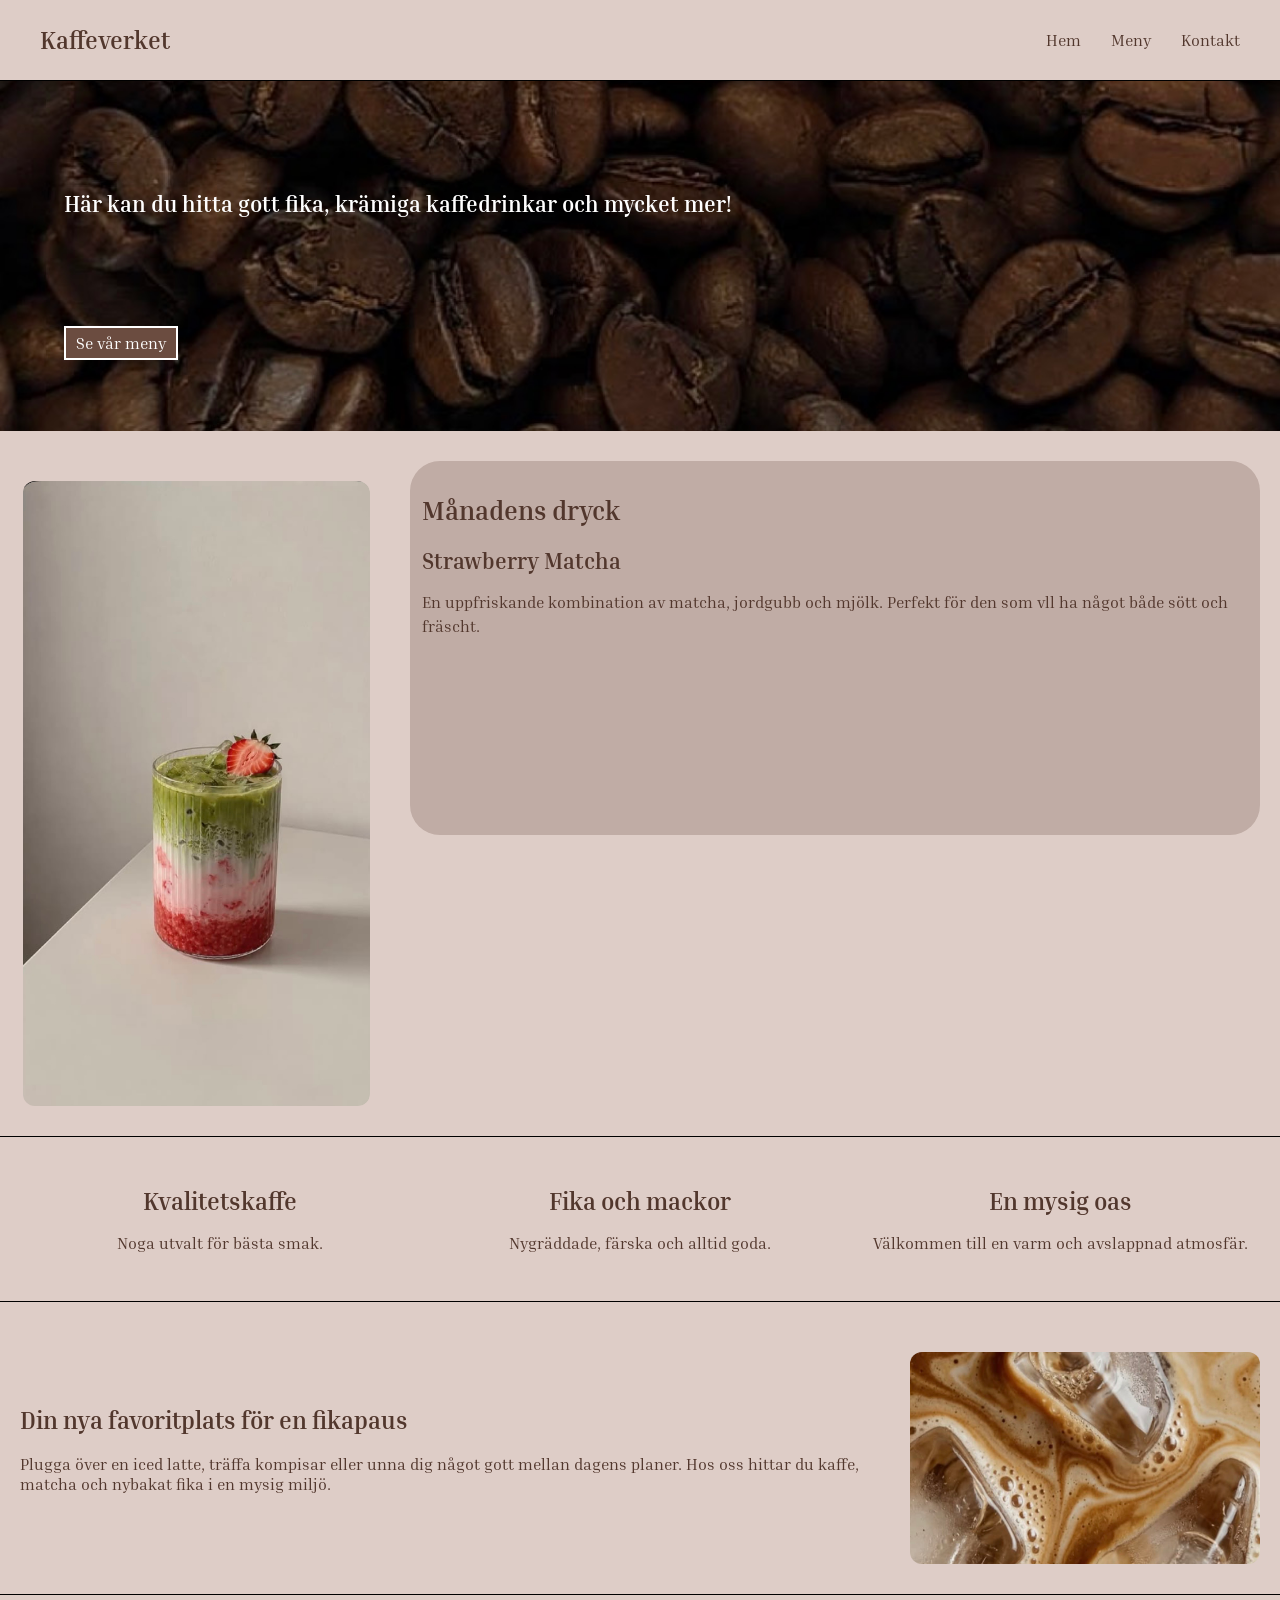
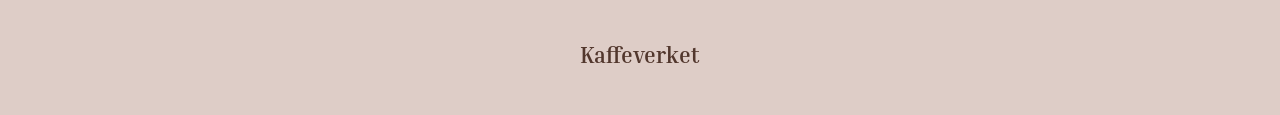
<file: index.html>
<!DOCTYPE html>
<html lang="sv">
<head>
    <meta charset="UTF-8">
    <meta name="viewport" content="width=device-width, initial-scale=1.0">
    <title>Kaffeverket</title>
    <link rel="stylesheet" href="style.css">

</head>


<body>

    <!-- Sidhuvud och navigering -->
    <header>
        <a href="index.html" class="logo">Kaffeverket</a>
        <button class="menu-toggle" aria-label="Öppna menyn" aria-expanded="false">
            ☰
        </button>


        <nav class="nav-menu">
            <a href="index.html">Hem</a>
            <a href="meny.html">Meny</a>
            <a href="kontakt.html">Kontakt</a>
        </nav>
    </header>

    <!-- Välkomstsektion -->
    <section class="hero">
        <img src="images/kaffebönor.jpeg" alt="Kaffebönor">

        <h1>Här kan du hitta gott fika, krämiga kaffedrinkar och mycket mer! </h1>
        <a href="meny.html" class="button">Se vår meny</a>
    </section>

    <!-- Månadens dryck-->
     <section class="monthly-drink">
        <div class="monthly-text">
        <h2>Månadens dryck</h2>
        <h3>Strawberry Matcha</h3>
        <p>En uppfriskande kombination av matcha, jordgubb och mjölk. Perfekt för den som vll ha något både sött och fräscht.</p>
        </div>
        <img src="images/strawberry-matcha.jpeg" alt="Strawberry matcha med mjölk och jordgubb" class="drink-image">
     </section>

     <!--Dehär erbjuder Kaffeverket-->
     <div class="features">

        <article>
            <h2>Kvalitetskaffe</h2>
            <p>Noga utvalt för bästa smak.</p>
        </article>

        <article>
            <h2>Fika och mackor</h2>
            <p>Nygräddade, färska och alltid goda.</p>
        </article>

        <article>
            <h2>En mysig oas</h2>
            <p>Välkommen till en varm och avslappnad atmosfär.</p>
        </article>
     </div>

     <!-- Presentation av Kaffeverket -->
        <section class="introduction">
            <div class="introduction-text">
            <h2>Din nya favoritplats för en fikapaus</h2>
            <p>Plugga över en iced latte, träffa kompisar eller unna dig något gott mellan dagens planer. Hos oss hittar du kaffe, matcha och nybakat fika i en mysig miljö.</p>
            </div>
            <img src="images/iskaffe-förstorad.jpeg" alt="Kaffe med is och mjölkskum">
        </section>

        <!-- Sidfot -->
        <footer class="footer">
            <p>Kaffeverket</p>
        </footer>

    <script src="script.js"></script>


</body>
</html>
</file>
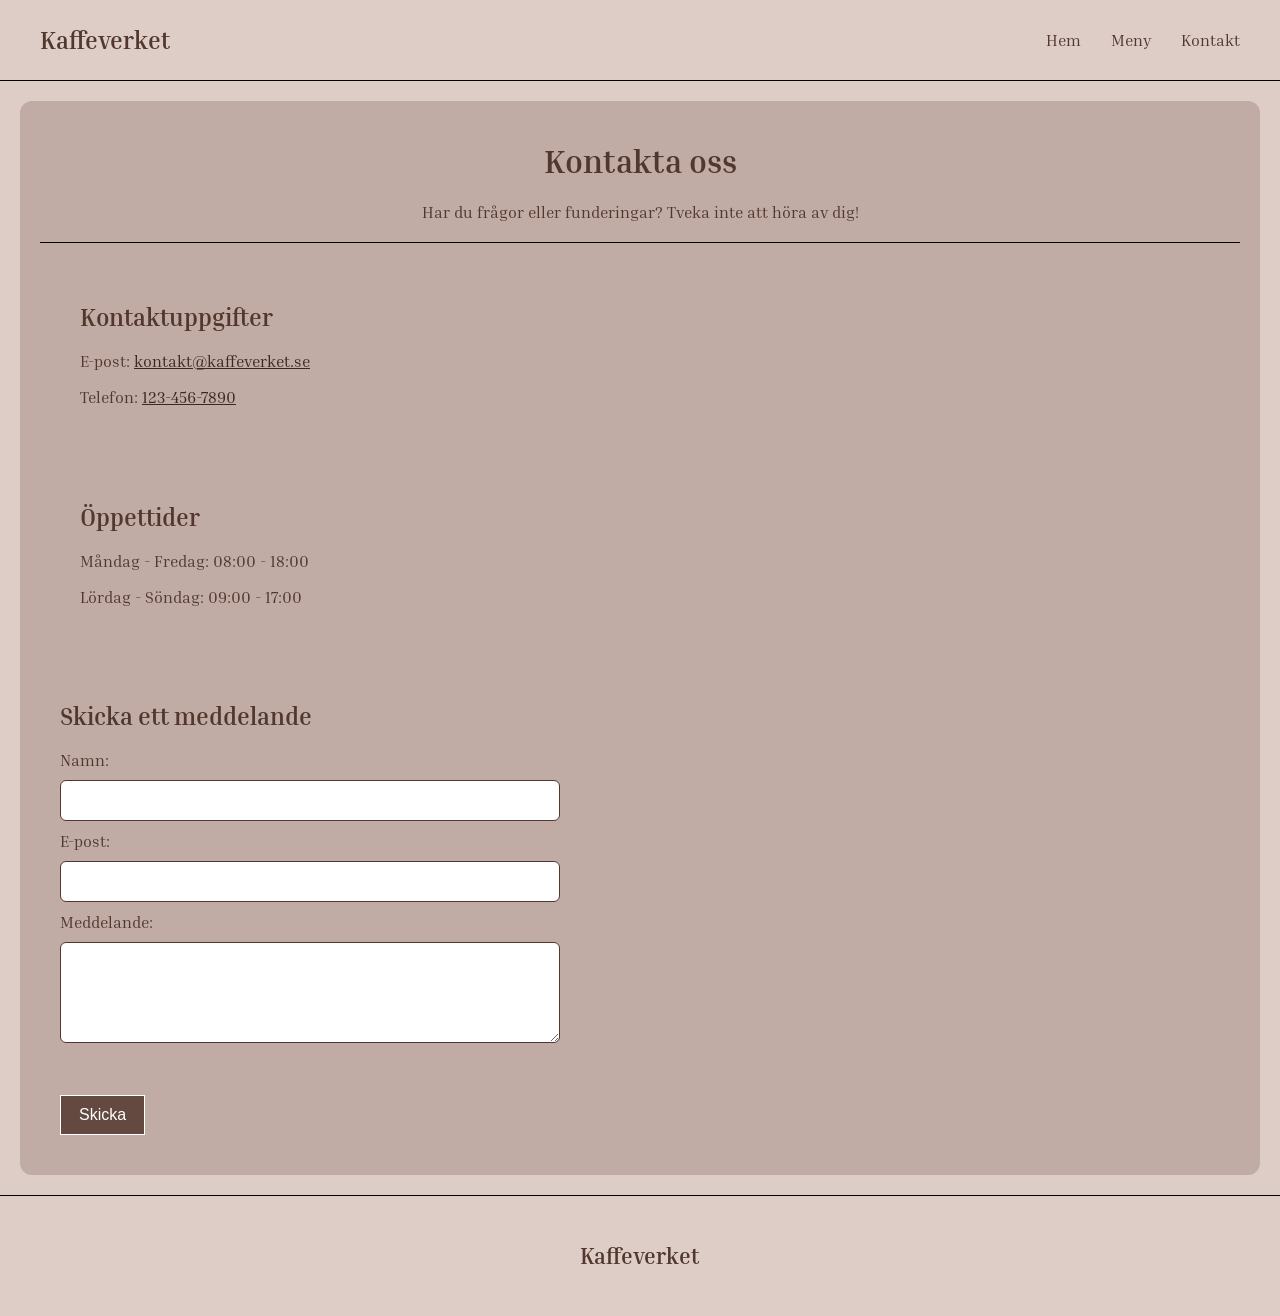
<file: kontakt.html>
<!DOCTYPE html>
<html lang="sv">
<head>
    <meta charset="UTF-8">
    <meta name="viewport" content="width=device-width, initial-scale=1.0">
    <title>Kaffeverket - Kontakt</title>
    <link rel="stylesheet" href="style.css">

</head>
<body>

    <!-- Sidhuvud och navigering -->
    <header>
        <a href="index.html" class="logo">Kaffeverket</a>
        <button class="menu-toggle" aria-label="Öppna menyn" aria-expanded="false">
            ☰
        </button>

        <nav class="nav-menu">
            <a href="index.html">Hem</a>
            <a href="meny.html">Meny</a>
            <a href="kontakt.html">Kontakt</a>
        </nav>
    </header>

    <!--Kontaktsektion-->
    <main class="contact-info">
        <h1>Kontakta oss</h1>
        <p>Har du frågor eller funderingar? Tveka inte att höra av dig!</p>

        <section class="contact-info">
            <h2>Kontaktuppgifter</h2>
            <p>E-post:
    <a href="mailto:kontakt@kaffeverket.se">kontakt@kaffeverket.se</a>
            </p>

            <p>Telefon:
                <a href="tel:1234567890">123-456-7890</a>
            </p>
        </section>

        <section class="opening-hours">
            <h2>Öppettider</h2>
            <p>Måndag - Fredag: 08:00 - 18:00</p>
            <p>Lördag - Söndag: 09:00 - 17:00</p>
        </section>
            
        <section class="contact-form-section">
            <h2>Skicka ett meddelande</h2>

            <form class="contact-form" novalidate>
                <label for="name">Namn:</label>
                <input type="text" id="name" name="name" required>

                <label for="email">E-post:</label>
                <input type="email" id="email" name="email" required>

                <label for="message">Meddelande:</label>
                <textarea id="message" name="message" rows="5" required></textarea>

                  <p class="form-feedback" aria-live="polite"></p>
                <button type="submit">Skicka</button>
               
            </form>
        </section>
    </main>
 
     <!-- Sidfot -->
        <footer class="footer">
            <p>Kaffeverket</p>
        </footer>

        <script src="script.js"></script>
    
</body>
</html>
</file>
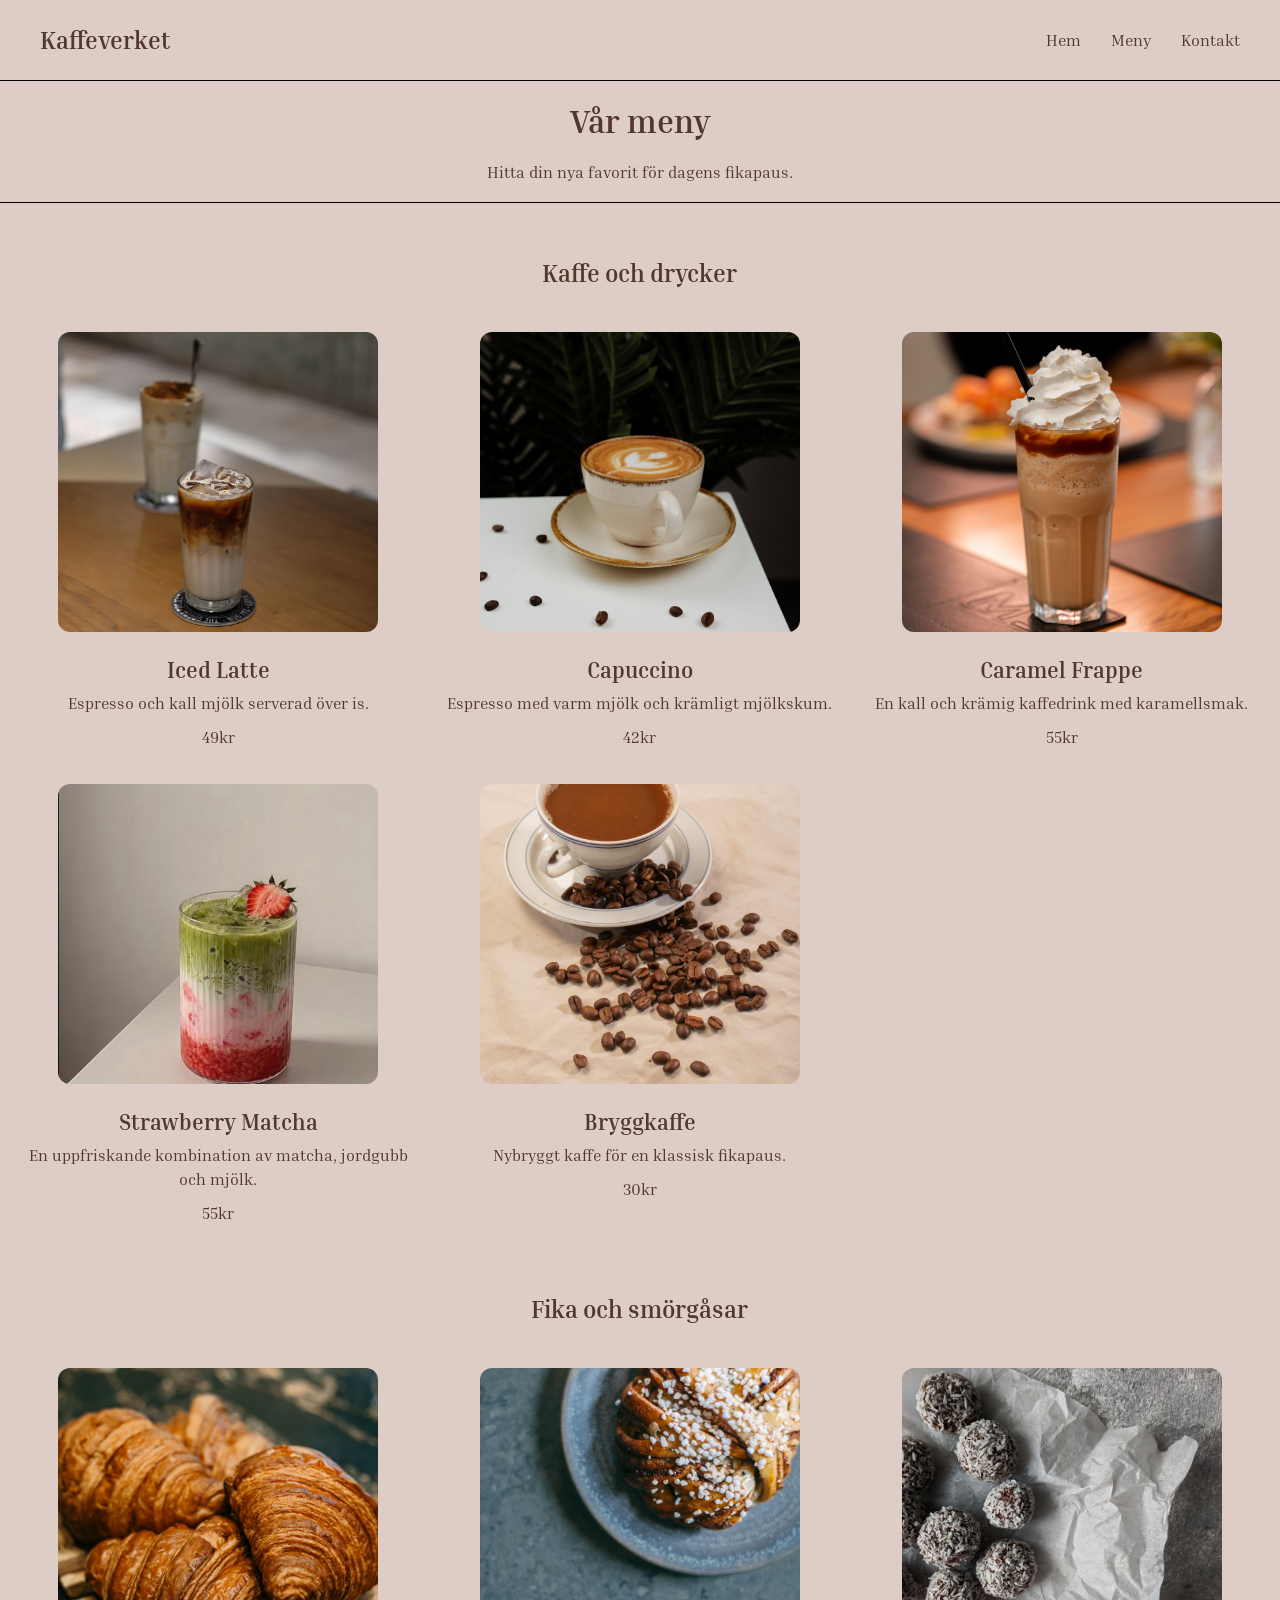
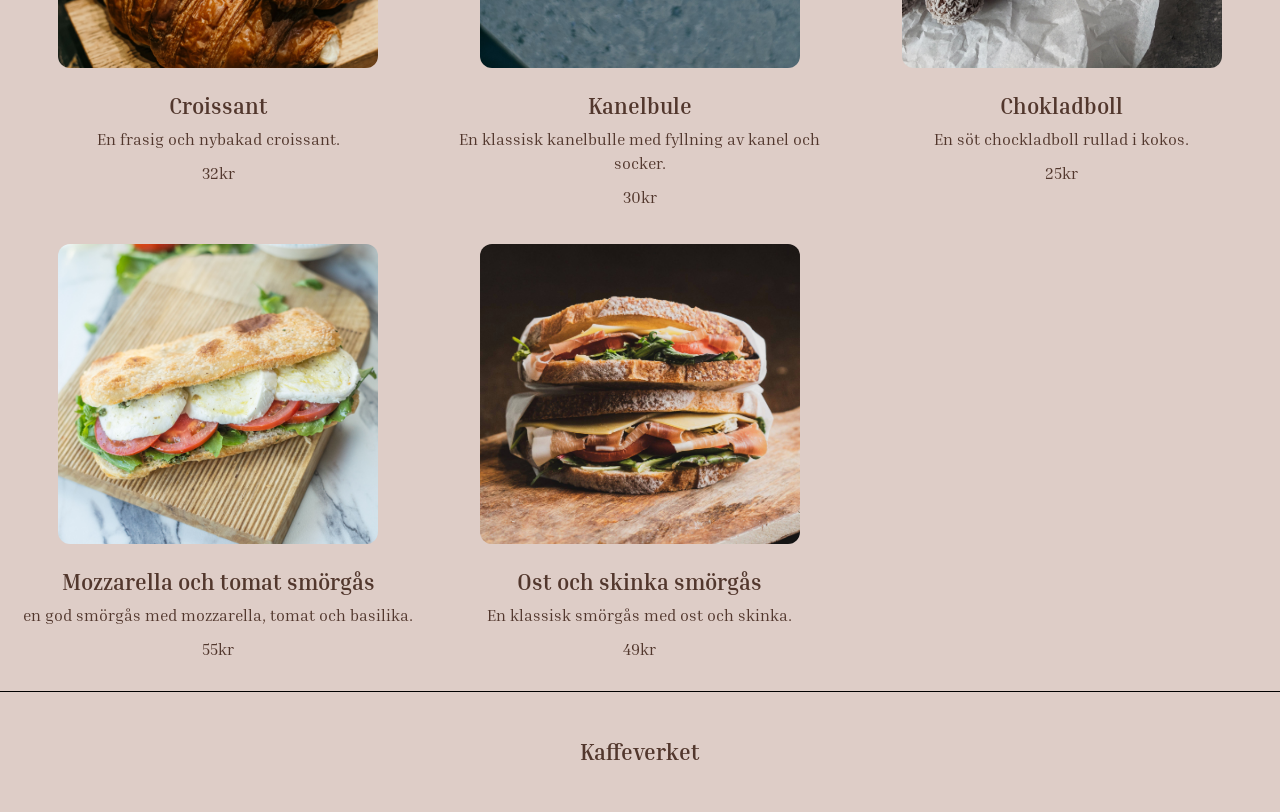
<file: meny.html>
<!DOCTYPE html>
<html lang="sv">
<head>
    <meta charset="UTF-8">
    <meta name="viewport" content="width=device-width, initial-scale=1.0">
    <title>Kaffeverket - Meny</title>
    <link rel="stylesheet" href="style.css">
</head>
<body>

    <!-- Sidhuvud och navigering -->
    <header>
        <a href="index.html" class="logo">Kaffeverket</a>
        <button class="menu-toggle" aria-label="Öppna menyn" aria-expanded="false">
            ☰
        </button>

        <nav class="nav-menu">
            <a href="index.html">Hem</a>
            <a href="meny.html">Meny</a>
            <a href="kontakt.html">Kontakt</a>
        </nav>
    </header>

    <!--Menysektion-->
    <main>
        <h1>Vår meny</h1>
        <p>Hitta din nya favorit för dagens fikapaus.</p>

        <section class="menu-section">
            <h2>Kaffe och drycker</h2>

            <article>
                <img src="images/islatte.jpg" alt="islatte med isbitar och mjölk" class="menu-image">
            
                <h3>Iced Latte</h3>
                <p>Espresso och kall mjölk serverad över is.</p>
                <p>49kr</p>
            </article>

        <article>
            <img src="images/cappuccino.jpg"
             alt="Cappuccino med skum och kakaopulver" class="menu-image">
            <h3>Capuccino</h3>
            <p>Espresso med varm mjölk och krämligt mjölkskum.</p>
            <p>42kr</p>
        </article>

        <article>
            <img src="images/frappe.jpg" alt="Caramel frappe med mjölk och is" class="menu-image">
            <h3>Caramel Frappe</h3>
            <p>En kall och krämig kaffedrink med karamellsmak.</p>
            <p>55kr</p>
        </article>

        <article>
            <img src="images/strawberry-matcha.jpeg" alt="Strawberry Matcha med mjölk" class="menu-image">
            <h3>Strawberry Matcha</h3>
            <p>En uppfriskande kombination av matcha, jordgubb och mjölk.</p>
            <p>55kr</p>
        </article>

        <article>
            <img src="images/bryggkaffe.jpg" alt="Bryggkaffe" class="menu-image">
            <h3>Bryggkaffe</h3>
            <p>Nybryggt kaffe för en klassisk fikapaus.</p>
            <p>30kr</p>
        </article>
        </section>

        <section class="menu-section">
            <h2>Fika och smörgåsar</h2>

            <article>
                <img src="images/croissant.jpg" alt="Croissant" class="menu-image">
                <h3>Croissant</h3>
                <p>En frasig och nybakad croissant.</p>
                <p>32kr</p>
            </article>

            <article>
                <img src="images/kanelbulle.jpg" alt="Kanelbulle" class="menu-image">
                <h3>Kanelbule</h3>
                <p>En klassisk kanelbulle med fyllning av kanel och socker.</p>
                <p>30kr</p>
            </article>

            <article>
                <img src="images/chokladboll.jpg" alt="Chokladboll" class="menu-image">
                <h3>Chokladboll</h3>
                <p>En söt chockladboll rullad i kokos.</p>
                <p>25kr</p>
            </article>

            <article>
                <img src="images/mozzarella-smörgås.jpg"  alt="Mozzarella och tomat smörgås" class="menu-image">
                <h3>Mozzarella och tomat smörgås</h3>
                <p>en god smörgås med mozzarella, tomat och basilika.</p>
                <p>55kr</p>
            </article>

            <article>
                <img src="images/smörgås.jpg" alt="Ost och skinka smörgås" class="menu-image">
                <h3>Ost och skinka smörgås</h3>
                <p>En klassisk smörgås med ost och skinka.</p>
                <p>49kr</p>
            </article>
        </section>
    </main>

     <!-- Sidfot -->
        <footer class="footer">
            <p>Kaffeverket</p>
        </footer>

        <script src="script.js"></script>
    
</body>
</html>
</file>
<file: style.css>
@import url('https://fonts.googleapis.com/css2?family=Inria+Serif:wght@400;700&display=swap');

/* Grundstil för Kaffeverkets webbplats */
body{
    background-color: #DECDC7;
    color:#52372D;
    font-family: 'Inria Serif', serif;
    margin: 0;
}

img{
    max-width:100%;
}

/* Sidhuvud */
header {
    display: flex;
    flex-wrap: wrap;
    justify-content: space-between;
    align-items: center;
    padding: 20px;
}

/* Kaffeverkets logotyp */
.logo{
    color: #52372D;
    text-decoration: none;
    font-size: 24px;
    font-weight: bold;
}

/*Menyknappen */
.meny-toggle {
    background:none;
    border:none;
    color:#52372D;
    font-size:28px;
    cursor:pointer;
}

/*Navigeringslänkar */
.nav-menu {
    display:none;
    width:100%;
}

/* När mobilmenyn öppnas */
.nav-menu.open {
    display: flex;
    flex-direction: column;
    gap: 15px;
    padding-top: 15px;
}

/* Ändrar färg på länkarna och tar bort strecket under */
.nav-menu a {
    text-decoration: none;
    color: #52372D;
    padding: 10px 0;
    border-bottom: 1px solid black
}

/* Välkomst texten placeras ovanpå hero bilden */
.hero {
    position: relative;
    text-align: center;
}

.hero img {
    width: 100%;
    display: block;
}

.hero h1 {
    position: absolute;
    top: 30%;
    left: 50%;
    transform: translate(-50%, -50%);
    width: 90%;
    color:white;
    font-size: 22px;
    line-height: 1.2;
}

.hero a {
    position: absolute;
    top: 70%;
    left: 50%;
    transform: translateX(-50%);

    color:white;
    background-color: #6b4c40;
    text-decoration: none;
    border: 2px solid white;
    padding: 5px 10px;
    font-size: 16px;
}

/* Månadens dryck */
.monthly-drink {
    padding: 30px 20px;
    text-align: center;
}

.monthly-text h2 {
font-size: 26px;
margin-bottom: 10px;
}

.monthly-text h3 {
font-size: 22px;
margin-bottom: 10px;
}

.monthly-text p {
    font-size: 16px;
    line-height: 1.5;
}

.monthly-drink img {
    width: 100%;
    max-width: 350px;
    display: block;
    margin: 20px auto 0;
    border-radius: 12px;
    clip-path: inset(0 0 0 3px round 12px);
}

/* Presentation om Kaffeverket */
.features {
    text-align:  center;
    padding: 30px 20px;
    border-top: 1px solid black;
    border-bottom: 1px solid black;
}

.features h2 {
    margin-bottom: 10px;
}

.features p {
    line-height: 1.5;
}

.introduction {
    padding: 30px 20px;
    text-align: center;
}

.introduction img {
    width: 100%;
    max-width: 350px;
    display: block;
    margin: 20px auto 0;
    border-radius: 12px;
}

/* Sidfot */
footer {
    text-align: center;
    padding: 25px 20px;
    border-top: 1px solid black;
    font-size: 22px;
    font-weight: bold;
}

/* Meny */
.menu-section {
    padding: 20px;
}

.menu-section .menu-image {
    width: 85%;
    max-width: 320px;
    height: auto;
    display: block;
    margin: 0 auto;
    border-radius: 12px;
    margin-bottom: 25px;
}

.menu-section h2 {
    text-align: center;
}

.menu-section h3 {
    font-size: 22px;
    text-align: center;
    margin-top: 10px;
    margin-bottom: 8px;
}

.menu-section p {
    font-size: 16px;
    line-height: 1.5;
    text-align: center;
    margin-top: 6px;
    margin-bottom: 10px;
}

main > h1, main > p {
    text-align: center;
}

header {
    border-bottom: 1px solid black;
}

main > p {
    border-bottom: 1px solid black;
    padding-bottom: 20px;
}

/* Kontaktsida */
.contact-page > h1 {
    text-align: center;
}

/* Kontaktuppgifter och öppettider */
.contact-info, .opening-hours {
    padding: 20px;
    text-align: center;
    background-color: #c0aca5;
    border-radius: 12px;
    margin: 20px;
}

/* Kontaktformulär */
.contact-form-section {
    padding: 20px;
}

.contact-form-section form {
    flex-direction: column;
    gap: 10px;
    display: flex;
}

.contact-form-section input, .contact-form-section textarea {
    width: 100%;
    box-sizing: border-box;
    padding: 12px;
    border: 1px solid #52372D;
    border-radius: 6px;
}

.contact-form-section button {
    background-color: #52372dd5;
    color: white;
    border: 1px solid white;
    padding: 10px 18px;
    font-size: 16px;
    cursor: pointer;
    align-self: flex-start;
}

.contact-form-section label {
    text-align: left;
}

/* Ändrar färg på länkarna */
.contact-info a {
    color:#3b2821
}



/* Desktopversion */
@media (min-width: 768px) {

    /* Navigeringslänkar och logga */
    header {
        display: flex;
        align-items: center;
        justify-content: space-between;
        padding: 20px 40px;
        flex-direction: row;
        flex-wrap: nowrap;
    }

    .menu-toggle {
        display: none;
    }

    .nav-menu {
        display: flex;
        flex-direction: row;
        gap: 30px;
        margin-left: auto;
        justify-content: flex-end;
    }

    .nav-menu a {
        border-bottom: none;
    }

    .logo {
        display: flex;
        align-items: center;

    }

    /* Herobild + text */
    .hero img {
        width: 100%;
        height: 350px;
        object-fit: cover;
    }

    .hero h1 {
        text-align: left;
    }

    .hero a {
        position: absolute;
        top: 70%;
        left: 5%;
        transform: none;
    }

    /* Månadens dryck */
    .monthly-drink {
        display: flex;
        align-items: flex-start;
        gap: 40px;
        text-align: left;
    }

    .monthly-text {
        flex: 1;
        background-color: #c0aca5;
        border-radius: 30px;
        padding: 12px;
        margin-top: 0;
        min-height: 350px;
    }

    .drink-image {
        width: 45%;
        height: auto;
        margin: 0;
        order: -1;
    }

    /* Detta erbjuder Kaffeverket */
    .features {
        display: flex;
        gap: 20px;

    }

    .features > * {
        flex: 1;
    }

   /* Din nya favoritplats för en fika paus */
   .introduction {
    display: flex;
    align-items: center;
    gap: 40px;
    text-align: left;
   }

   .introduction img {
    width: 45%;
    height: auto;
   }

   .introduction h2, .introduction p {
    flex: 1;
   }

  /* Menyn */
  .menu-section {
    display: grid;
    grid-template-columns: repeat(3, 1fr);
    gap: 25px;
  }

  .menu-section .menu-image {
    width: 100%;
    height: 300px;
    object-fit: cover;
    
    

  }

    .menu-section h2 {
        grid-column: 1 / -1;
        width: 100%;
    }


    /* Kontaktuppgifter och öppetider */
    .contact-info {
        text-align: left;
        

    }

    .opening-hours {
        text-align: left;
    
    }
  
    /* Kontaktformulär */
    .contact-form {
        width: 100%;
        max-width: 500px;
    
    }

    .contact-form input, .contact-form textarea {
        width: 100%;
        box-sizing: border-box;
    }


    
}
</file>
